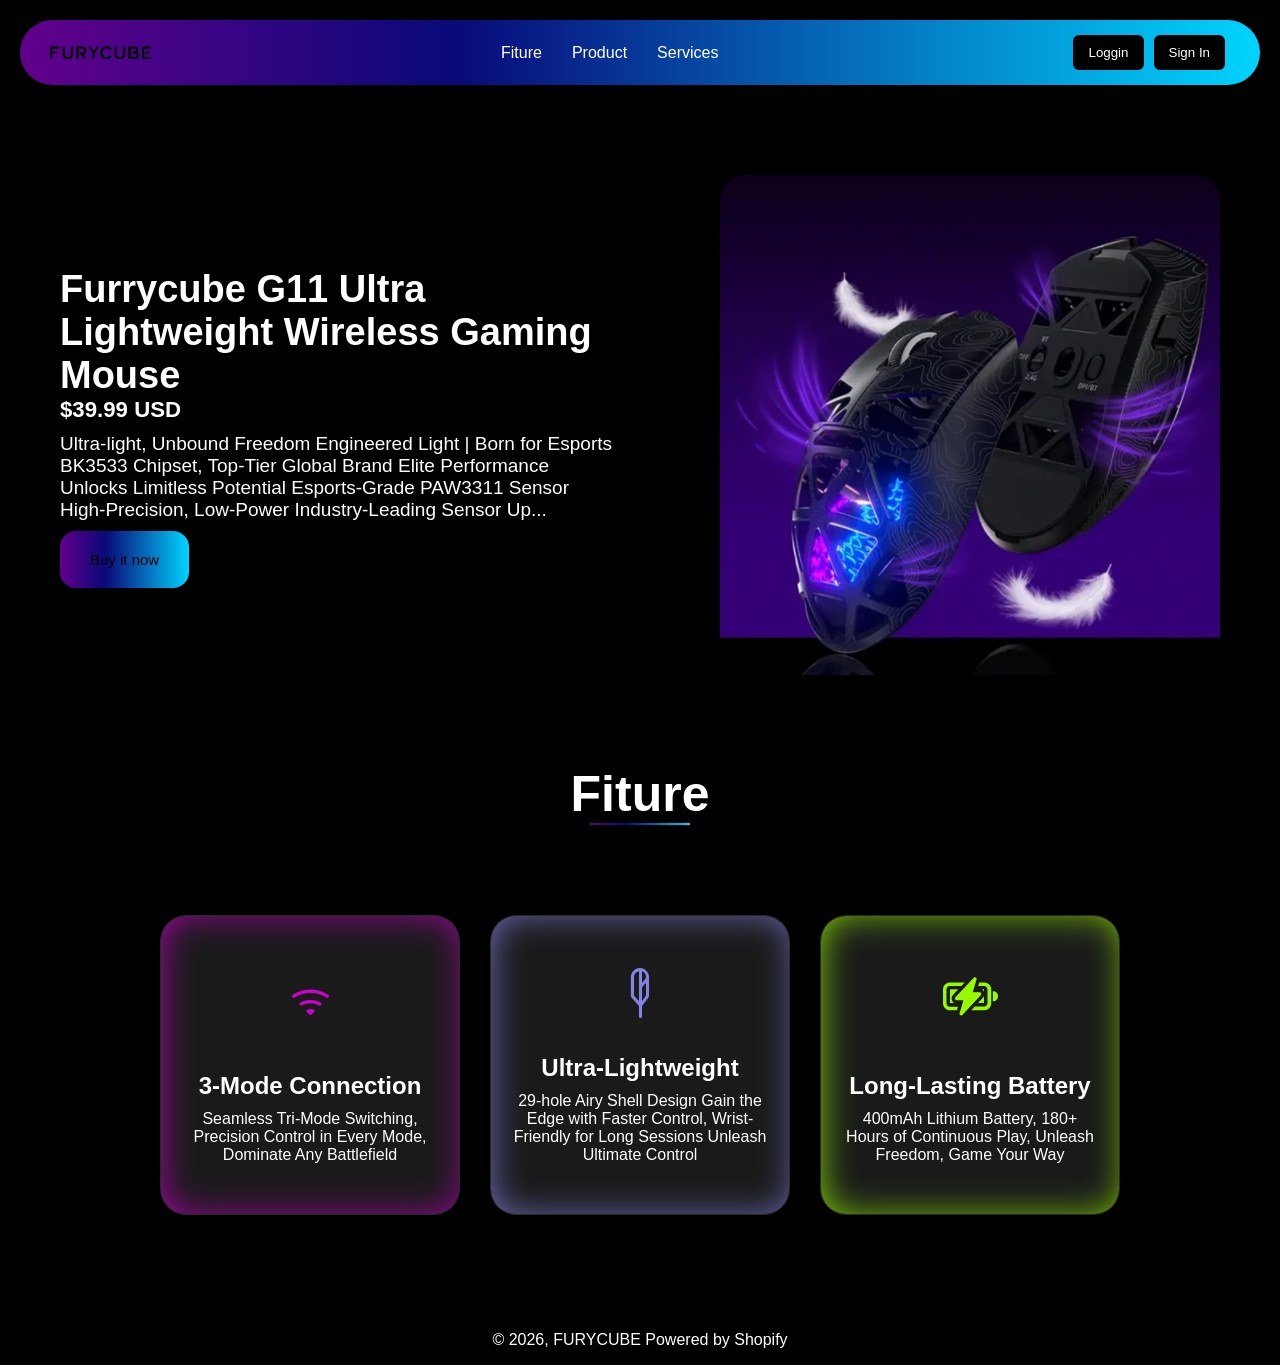
<file: H1/index.html>
<!doctype html>
<html lang="en">
  <head>
    <meta charset="UTF-8" />
    <meta name="viewport" content="width=device-width, initial-scale=1.0" />

    <link rel="stylesheet" href="style.css" />
    <link
      rel="stylesheet"
      href="https://cdn.jsdelivr.net/npm/bootstrap-icons@1.13.1/font/bootstrap-icons.min.css"
    />

    <title>Furycube G11</title>
  </head>

  <body>
    <nav>
      <img src="/img/logo.png" alt="Furycube" class="logo" />
      <button id="menuButton">
        <i class="bi bi-list"></i>
      </button>

      <div class="navMenue" id="navMenu">
        <ul>
          <li><a href="#fiture">Fiture</a></li>
          <li><a href="#">Product</a></li>
          <li><a href="#">Services</a></li>
        </ul>
      </div>

      <div class="navButton">
        <button>Loggin</button>
        <button>Sign In</button>
      </div>
    </nav>

    <main>
      <div class="left">
        <h1>
          <b>Furrycube G11</b>
          Ultra Lightweight Wireless Gaming Mouse
        </h1>

        <h3>$39.99 USD</h3>

        <p>
          Ultra-light, Unbound Freedom Engineered Light | Born for Esports
          BK3533 Chipset, Top-Tier Global Brand Elite Performance Unlocks
          Limitless Potential Esports-Grade PAW3311 Sensor High-Precision,
          Low-Power Industry-Leading Sensor Up...
        </p>

        <button class="buy">Buy it now</button>
      </div>

      <div class="right">
        <img src="/img/product.png" alt="Furycube G11" />
      </div>
    </main>

    <section class="fiture" id="fiture">
      <div class="title">
        <h2>Fiture</h2>

        <div class="strip"></div>
      </div>

      <div class="row">
        <div class="card c1">
          <i class="bi bi-wifi-2"></i>

          <div class="text">
            <h2>3-Mode Connection</h2>

            <p>
              Seamless Tri-Mode Switching, Precision Control in Every Mode,
              Dominate Any Battlefield
            </p>
          </div>
        </div>

        <div class="card c2">
          <i class="bi bi-feather2"></i>

          <div class="text">
            <h2>Ultra-Lightweight</h2>

            <p>
              29-hole Airy Shell Design Gain the Edge with Faster Control,
              Wrist-Friendly for Long Sessions Unleash Ultimate Control
            </p>
          </div>
        </div>

        <div class="card c3">
          <i class="bi bi-battery-charging"></i>

          <div class="text">
            <h2>Long-Lasting Battery</h2>

            <p>
              400mAh Lithium Battery, 180+ Hours of Continuous Play, Unleash
              Freedom, Game Your Way
            </p>
          </div>
        </div>
      </div>
    </section>
    <footer>
      <p>© 2026, FURYCUBE Powered by Shopify</p>
    </footer>
    <script src="script.js"></script>
  </body>
</html>
</file>
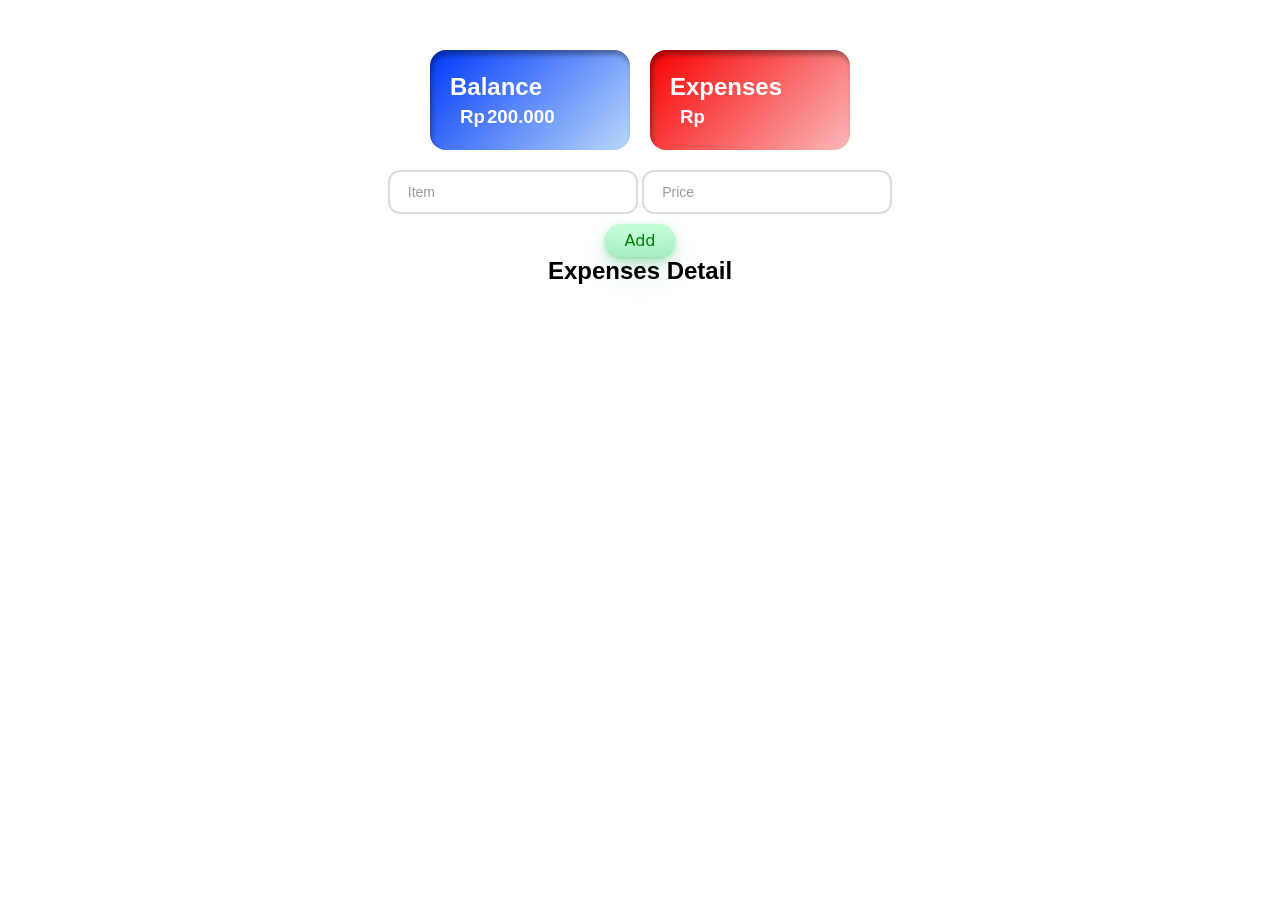
<file: H3/index.html>
<!doctype html>
<html lang="en">
  <head>
    <meta charset="UTF-8" />
    <meta name="viewport" content="width=device-width, initial-scale=1.0" />
    <link rel="stylesheet" href="style.css" />
    <link
      rel="stylesheet"
      href="https://cdn.jsdelivr.net/npm/bootstrap-icons@1.13.1/font/bootstrap-icons.min.css"
    />
    <title>Document</title>
  </head>
  <body>
    <main>
      <header>
        <div class="balance-container">
          <h2>Balance</h2>
          <h3>
            Rp
            <p id="balance">200.000</p>
          </h3>
        </div>
        <div class="expenses-container">
          <h2>Expenses</h2>
          <h3>
            Rp
            <p id="expenses"></p>
          </h3>
        </div>
      </header>
      <form id="form">
        <div class="input">
          <input type="text" id="item" placeholder="Item" />
          <input type="text" id="price" placeholder="Price" />
          <div class="error-message-empty" id="emptyError">
            <p>
              <i class="bi bi-exclamation-triangle-fill"></i>
              Item or Price cant be empty!
            </p>
          </div>
          <div class="error-message-num" id="numError">
            <p>
              <i class="bi bi-exclamation-triangle-fill"></i>
              price must be number
            </p>
          </div>
          <div class="error-message-balance" id="balanceError">
            <p>
              <i class="bi bi-exclamation-triangle-fill"></i>
              not enough balance
            </p>
          </div>
        </div>
        <button type="submit">Add</button>
      </form>
      <section id="output">
        <h2>Expenses Detail</h2>
      </section>
    </main>
    <script src="script.js"></script>
  </body>
</html>
</file>
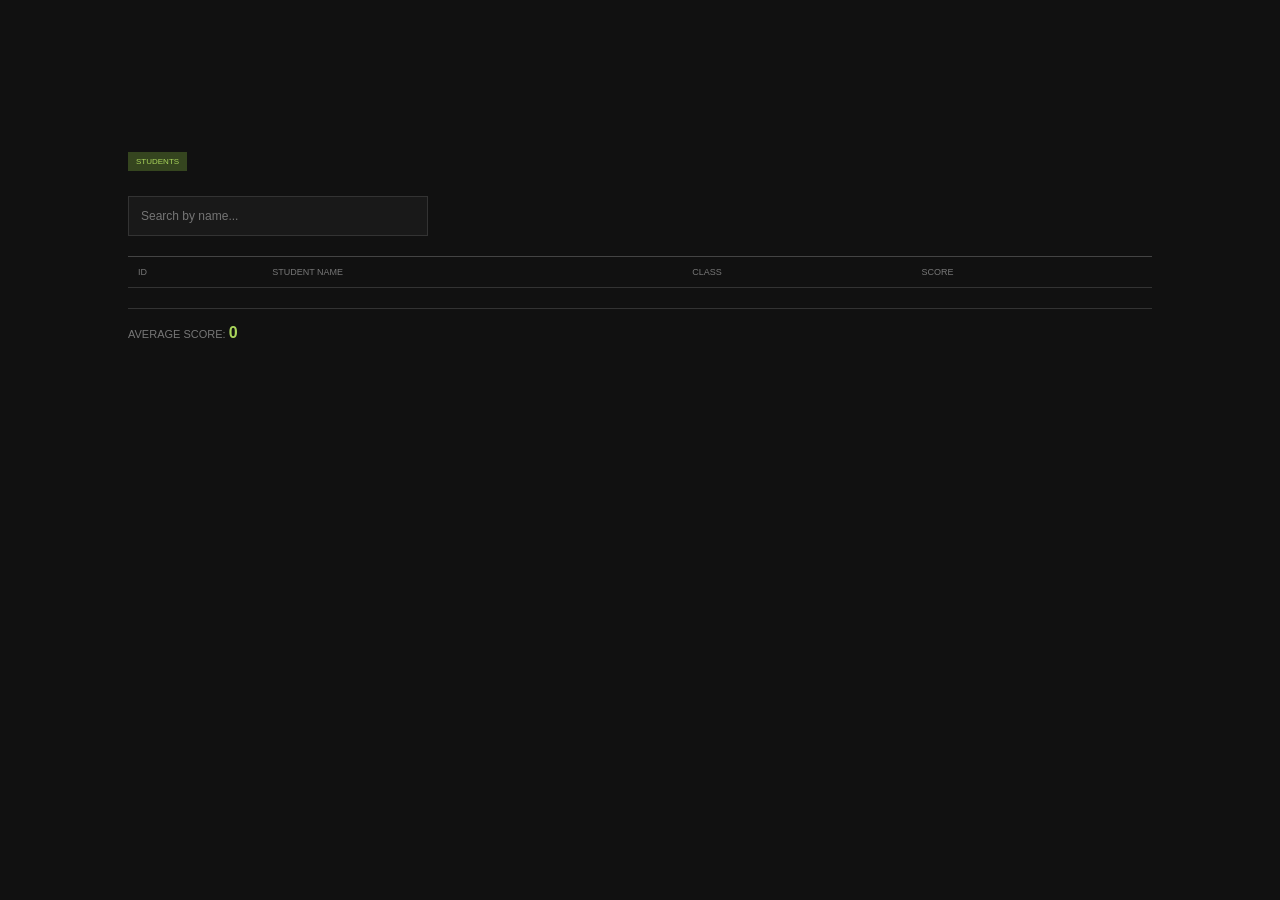
<file: H4/index.html>
<!doctype html>
<html lang="en">
  <head>
    <meta charset="UTF-8" />
    <meta name="viewport" content="width=device-width, initial-scale=1.0" />

    <title>Student Table</title>
    <link rel="stylesheet" href="style.css" />
  </head>

  <body>
    <div class="container">
      <div class="label">STUDENTS</div>

      <div class="search">
        <input type="text" id="searchInput" placeholder="Search by name..." />
      </div>

      <table>
        <thead>
          <tr>
            <th>ID</th>
            <th>STUDENT NAME</th>
            <th>CLASS</th>
            <th>SCORE</th>
          </tr>
        </thead>
        <tbody id="studentTable"></tbody>
      </table>

      <div class="average">
        AVERAGE SCORE:
        <span id="averageScore">0</span>
      </div>
    </div>

    <script src="script.js"></script>
  </body>
</html>
</file>
<file: H1/style.css>
* {
  padding: 0;
  margin: 0;
  box-sizing: border-box;
  font-family: sans-serif;
}

body {
  background-color: black;
  overflow-x: hidden;
}

/* nav */

nav {
  display: flex;
  justify-content: space-between;
  align-items: center;
  background: linear-gradient(
    90deg,
    rgba(98, 0, 140, 1) 0%,
    rgba(9, 9, 121, 1) 35%,
    rgba(0, 212, 255, 1) 100%
  );

  width: calc(100% - 40px);
  max-width: 1470px;
  min-height: 65px;
  padding: 0 30px;
  margin: 20px auto;
  border-radius: 36px;
  position: sticky;
  z-index: 1000;
  top: 20px;
}

.logo {
  width: 101px;
  height: auto;
}

.navMenue {
  width: auto;
}

.navMenue ul {
  display: flex;
  justify-content: center;
  align-items: center;
  gap: 30px;
  margin: 0;
  padding: 0;

  list-style: none;
}

.navMenue li {
  display: flex;
  align-items: center;
}

.navMenue a {
  color: white;
  text-decoration: none;
}

.navButton {
  display: flex;
  align-items: center;
}

.navButton button {
  padding: 10px 15px;
  margin: 0 5px;
  border: none;
  border-radius: 6px;
  background-color: black;
  color: white;
  cursor: pointer;
}

#menuButton {
  display: none;
  border: none;
  background: transparent;
  color: white;
  font-size: 30px;
  cursor: pointer;
}

main {
  width: calc(100% - 60px);
  max-width: 1470px;
  padding: 0 30px;
  margin: 90px auto 0;
  display: flex;
  justify-content: space-between;
  align-items: center;
  color: white;
  gap: 50px;
}

.left {
  width: 50%;
  max-width: 660px;
  font-size: 19px;
  padding-left: 0;
}

h1 {
  margin-top: 5px;
}

.left h3,
.left p {
  margin-bottom: 10px;
}

.left button {
  border: none;

  background: linear-gradient(
    90deg,
    rgba(98, 0, 140, 1) 0%,
    rgba(9, 9, 121, 1) 35%,
    rgba(0, 212, 255, 1) 100%
  );

  padding: 20px 30px;
  font-size: 15px;
  border-radius: 16px;
  cursor: pointer;
}

.right {
  width: 50%;
  display: flex;
  justify-content: flex-end;
}

.right img {
  width: min(500px, 100%);
  height: auto;
  aspect-ratio: 1 / 1;
  object-fit: cover;
  border-radius: 26px;
  box-shadow: 10px 10px 5px 0px rgba(0, 0, 0, 0.75);
}

/* fiture */
.fiture {
  width: 100%;

  display: flex;
  flex-direction: column;
  justify-content: center;
  align-items: center;
  color: white;
  padding: 0 20px;
}

.title {
  display: flex;
  flex-direction: column;
  justify-content: center;
  align-items: center;
  margin: 90px 0;
}

.title h2 {
  font-size: 50px;
  text-align: center;
}

.strip {
  background: linear-gradient(
    90deg,
    rgba(98, 0, 140, 1) 0%,
    rgba(9, 9, 121, 1) 35%,
    rgba(0, 212, 255, 1) 100%
  );

  width: 100px;
  height: 2px;
}

.row {
  display: flex;
  justify-content: center;
  align-items: center;
  flex-wrap: wrap;
  gap: 30px;
}

.card {
  background-color: rgb(26, 26, 26);
  display: flex;
  flex-direction: column;
  justify-content: space-between;
  align-items: center;
  width: 300px;
  min-height: 300px;
  margin: 0 0 50px;
  padding: 50px 20px;
  border-radius: 26px;
  border: 1px solid rgb(41, 41, 41);
}

.c1 {
  box-shadow: 3px 0px 36px -4px rgba(200, 3, 200, 0.83) inset;
}

.c2 {
  box-shadow: 3px 0px 36px -4px rgba(131, 131, 228, 0.83) inset;
}

.c3 {
  box-shadow: 3px 0px 36px -4px rgba(151, 251, 0, 0.83) inset;
}

.bi-wifi-2 {
  font-size: 55px;
  color: rgb(200, 3, 200);
}

.bi-feather2 {
  font-size: 50px;
  color: rgb(131, 131, 228);
}

.bi-battery-charging {
  font-size: 55px;
  color: rgb(151, 251, 0);
}

.text {
  display: flex;
  flex-direction: column;
  justify-content: center;
  align-items: center;
}

.text h2 {
  margin-bottom: 10px;
}

.text p {
  text-align: center;
}

/* footer */
footer {
  display: flex;
  justify-content: center;
  align-items: center;
  width: 100%;
  height: 50px;
  color: white;
  margin-top: 50px;
}

/* tablet */
@media (max-width: 991px) {
  nav {
    padding: 0 20px;
  }

  #menuButton {
    display: block;
  }

  .navMenue {
    display: none;
    width: 100%;
  }

  .navMenue.active {
    display: block;
  }

  .navMenue ul {
    flex-direction: column;
    gap: 15px;
  }

  .navButton {
    display: none;
  }

  main {
    flex-direction: column;
    text-align: center;
    margin-top: 70px;
  }

  .left {
    width: 100%;
    max-width: 700px;
  }

  .right {
    width: 100%;
    justify-content: center;
  }

  .right img {
    max-width: 450px;
  }
}

/* mobile */
@media (max-width: 600px) {
  nav {
    width: calc(100% - 20px);
    min-height: 60px;
    margin: 10px auto;
    padding: 10px 15px;
    border-radius: 20px;
    flex-wrap: wrap;
  }

  .logo {
    width: 80px;
  }

  #menuButton {
    font-size: 28px;
  }

  .navMenue {
    width: 100%;
    padding: 15px 0;
  }

  .navMenue ul {
    gap: 15px;
  }

  main {
    width: calc(100% - 30px);
    padding: 0;
    margin-top: 50px;
    gap: 40px;
  }

  .left {
    width: 100%;
    font-size: 16px;
  }

  .left h1 {
    font-size: 32px;
  }

  .left h3 {
    font-size: 18px;
  }

  .left button {
    padding: 15px 25px;
  }

  .right {
    width: 100%;
  }

  .right img {
    width: 100%;
    max-width: 350px;
  }

  .title {
    margin: 60px 0 40px;
  }

  .title h2 {
    font-size: 36px;
  }

  .card {
    width: 100%;
    max-width: 320px;
  }
}
</file>
<file: H3/style.css>
* {
    padding: 0;
    margin: 0;
    box-sizing: border-box;
    font-family: sans-serif;
}

main {
    width: 100%;
    display: flex;
    flex-direction: column;
    justify-content: center;
    align-items: center;
}

header {
    display: flex;
    justify-content: center;
    align-items: center;
    gap: 20px;
    margin-top: 50px;
}

.balance-container {
    width: 200px;
    height: 100px;
    background: linear-gradient(313deg,rgba(185, 216, 250, 1) 0%, rgba(0, 58, 247, 1) 100%);
    box-shadow: 2px 5px 5px 0px rgba(0,0,0,0.34) inset;
    padding: 20px;
    border-radius: 16px;
    color: white;
    display: flex;
    flex-direction: column;
    justify-content: center;
    align-items: start;
    gap: 5px;
    border: 5px white;
}

.expenses-container {
    width: 200px;
    height: 100px;
    background: linear-gradient(313deg,rgba(250, 185, 185, 1) 0%, rgba(247, 0, 0, 1) 100%);
    box-shadow: 2px 5px 5px 0px rgba(0,0,0,0.34) inset;

    padding: 20px;
    border-radius: 16px;
    color: white;
    display: flex;
    flex-direction: column;
    justify-content: center;
    align-items: start;
    border: 5px white;
    gap: 5px;
}

h3 {
    display: flex;
    gap: 2px;
    margin-left: 10px;

}

#form {
    display: flex;
    flex-direction: column;
    justify-content: center;
    align-items: center;
    margin-top: 20px;
    gap: 10px;
}

input {
    width: 250px;
    padding: 12px 18px;

    border: 2px solid #ddd;
    border-radius: 12px;

    background-color: #fff;
    color: #222;

    font-size: 14px;
    outline: none;

    transition: 0.2s ease;
}

input::placeholder {
    color: #999;
}

input:focus {
    border-color: #3478f6;
    box-shadow: 0 0 0 4px rgba(52, 120, 246, 0.15);
}

input:hover {
    border-color: #aaa;
}

.error-message-empty {
    background-color: rgb(255 202 202);
    border: 2px solid red;
    border-radius: 16px;
    display: none;
    justify-content: center;
    align-items: center;
    height: 50px;
    margin-top: 10px;
}
.error-message-num {
    background-color: rgb(255 202 202);
    border: 2px solid red;
    border-radius: 16px;
    display: none;
    justify-content: center;
    align-items: center;
    height: 50px;
    margin-top: 10px;
}
.error-message-balance {
    background-color: rgb(255, 202, 202);
    border: 2px solid red;
    border-radius: 16px;
    display: none;
    justify-content: center;
    align-items: center;
    height: 50px;
    margin-top: 10px;
}

#form button {
  background-color: #c2fbd7;
  border-radius: 100px;
  box-shadow: rgba(44, 187, 99, .2) 0 -25px 18px -14px inset,rgba(44, 187, 99, .15) 0 1px 2px,rgba(44, 187, 99, .15) 0 2px 4px,rgba(44, 187, 99, .15) 0 4px 8px,rgba(44, 187, 99, .15) 0 8px 16px,rgba(44, 187, 99, .15) 0 16px 32px;
  color: green;
  cursor: pointer;
  display: inline-block;
  font-family: CerebriSans-Regular,-apple-system,system-ui,Roboto,sans-serif;
  padding: 7px 20px;
  text-align: center;
  text-decoration: none;
  transition: all 250ms;
  border: 0;
  font-size: 16px;
  user-select: none;
  -webkit-user-select: none;
  touch-action: manipulation;
}

#form button:hover {
  box-shadow: rgba(44,187,99,.35) 0 -25px 18px -14px inset,rgba(44,187,99,.25) 0 1px 2px,rgba(44,187,99,.25) 0 2px 4px,rgba(44,187,99,.25) 0 4px 8px,rgba(44,187,99,.25) 0 8px 16px,rgba(44,187,99,.25) 0 16px 32px;
  transform: scale(1.05) rotate(-1deg);
}

.output-list {
    padding: 10px 20px;
    background-color: #c2fbd7;
    border-radius: 26px;
    margin-top: 20px;
}
</file>
<file: H4/style.css>
* {
  margin: 0;
  padding: 0;
  box-sizing: border-box;
}

body {
  background: #111;
  color: #eee;
  font-family: Arial, sans-serif;
}

.container {
  width: 80%;
  margin: 150px auto;
}

.label {
  display: inline-block;
  background: #35451f;
  color: #a9d45b;
  padding: 5px 8px;
  font-size: 8px;
  margin-bottom: 25px;
}


.search {
  width: 100%;
  margin-bottom: 20px;
}

.search input {
  width: 300px;
  background: #191919;
  border: 1px solid #333;
  outline: none;
  color: white;
  padding: 12px;
  font-size: 12px;
}

.search input:focus {
  border-color: #a9d45b;
}


table {
  width: 100%;
  border-collapse: collapse;
}

th {
  color: #777;
  font-size: 9px;
  font-weight: normal;
  text-align: left;
  padding: 10px;
  border-top: 1px solid #444;
  border-bottom: 1px solid #333;
}

td {
  padding: 18px 10px;
  border-bottom: 1px solid #292929;
  font-size: 12px;
}

tbody tr {
  transition: 0.2s;
}

tbody tr:hover {
  background: #222;
}

.student {
  font-weight: bold;
}

.class {
  color: #999;
}

.score {
  color: #a9d45b;
}


.average {
  margin-top: 20px;
  padding-top: 15px;
  border-top: 1px solid #333;
  color: #777;
  font-size: 11px;
}

.average span {
  color: #a9d45b;
  font-size: 16px;
  font-weight: bold;
}
</file>
